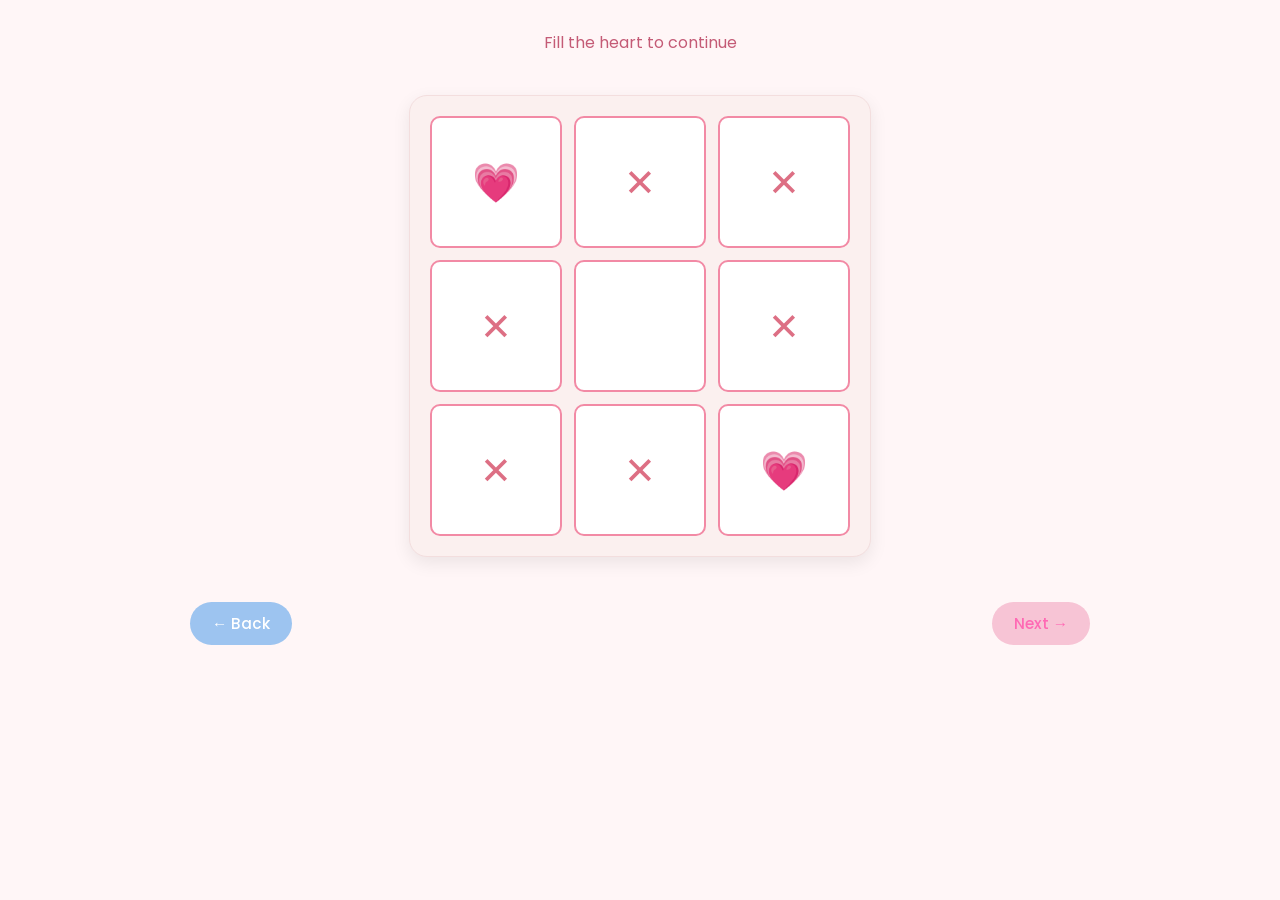
<file: page2.html>
<!DOCTYPE html>
<html lang="en">
<head>
  <meta charset="UTF-8" />
  <title>Fill the Heart</title>
  <meta name="viewport" content="width=device-width, initial-scale=1.0" />

  <link
    href="https://fonts.googleapis.com/css2?family=Poppins:wght@300;400;500;600&display=swap"
    rel="stylesheet"
  />

  <link rel="stylesheet" href="page2.css" />
</head>

<body>
  <p class="instruction">Fill the heart to continue</p>

  <div class="game-container">
    <div class="grid">

      <!-- ROW 1 -->
      <div class="box heart">💗</div>
      <div class="box cross">✕</div>
      <div class="box cross">✕</div>

      <!-- ROW 2 -->
      <div class="box cross">✕</div>

      <!-- Middle clickable box -->
      <div class="box empty" id="middleBox"></div>

      <div class="box cross">✕</div>

      <!-- ROW 3 -->
      <div class="box cross">✕</div>
      <div class="box cross">✕</div>
      <div class="box heart">💗</div>

    </div>
  </div>

  <!-- Buttons -->
  <div class="nav-buttons">
    <a href="index.html" class="back-btn">← Back</a>
    <a href="page3.html" class="next-btn">Next →</a>
  </div>

  <!-- Popup overlay -->
  <div id="popup" class="popup hidden">
    <div class="popup-text">
      💖 You won my heart 💖
    </div>
  </div>

  <script src="page2.js"></script>
  <script>
  // Smooth page transition on navigation
  document.querySelectorAll("a").forEach(link => {
    if (link.href && link.getAttribute("href").includes(".html")) {
      link.addEventListener("click", function(e) {
        e.preventDefault();
        document.body.classList.add("fade-out");
        setTimeout(() => {
          window.location = this.href;
        }, 450); // match fadeOut duration
      });
    }
  });
</script>
</body>
</html>
</file>
<file: page2.css>
body {
  background: #fff6f7;
  font-family: "Poppins", sans-serif;
  text-align: center;
  margin: 0;
  padding: 0;
  overflow-x: hidden; /* Prevent horizontal scroll */
}

.instruction {
  margin-top: 30px;
  color: #c45b76;
  font-size: 1rem;
}

/* Game container */
.game-container {
  display: flex;
  justify-content: center;
  margin-top: 40px;
  width: 100%;
}

/* Responsive grid box */
.grid {
  width: min(420px, 90vw);       /* AUTO-SCALES — prevents overflow */
  height: min(420px, 90vw);
  background: #fbf0ef;
  border-radius: 18px;
  padding: 20px;
  display: grid;
  grid-template-columns: repeat(3, 1fr);
  gap: 12px;
  border: 1px solid #f3dede;
  box-shadow: 0 6px 18px rgba(0, 0, 0, 0.08);
}

.box {
  background: #fff;
  border: 2px solid #f28aa5;
  border-radius: 10px;
  font-size: clamp(1.7rem, 6vw, 2.4rem); /* Auto-resizes */
  display: flex;
  align-items: center;
  justify-content: center;
  color: #ff5b86;
  cursor: default;
  user-select: none;
}

.cross {
  color: #dd6f84;
}

.heart {
  color: #ff3f70;
}

/* Middle box clickable */
.empty {
  cursor: pointer;
}

.empty:hover {
  background: #ffeef3;
}

/* Navigation Buttons */
.nav-buttons {
  width: 100%;
  max-width: 900px;
  margin: 45px auto;
  display: flex;
  justify-content: space-between;
  padding: 0 5vw;  /* Scales with screen */
}

.back-btn,
.next-btn {
  text-decoration: none;
  padding: 10px 22px;
  border-radius: 30px;
  font-size: 0.95rem;
  font-weight: 500;
  white-space: nowrap; /* Prevent button text breaking */
}

.back-btn {
  background: #9dc4f0;
  color: #fff;
}

.next-btn {
  background: #f7c4d5;
  color: hotpink;
}

/* Popup overlay */
.popup {
  position: fixed;
  inset: 0;
  background: rgba(255, 230, 235, 0.8);
  backdrop-filter: blur(6px);
  display: flex;
  align-items: center;
  justify-content: center;
  z-index: 99;
}

.popup-text {
  font-size: clamp(1.2rem, 4vw, 1.8rem);
  color: #d75b7d;
  font-weight: 600;
}

.hidden {
  display: none;
}
/* Fade-in on page load */
body {
  opacity: 0;
  animation: fadeIn 0.6s ease forwards;
}

@keyframes fadeIn {
  from { opacity: 0; transform: translateY(10px); }
  to { opacity: 1; transform: translateY(0); }
}

/* Fade-out when leaving the page */
.fade-out {
  animation: fadeOut 0.5s ease forwards;
}

@keyframes fadeOut {
  from { opacity: 1; transform: scale(1); }
  to { opacity: 0; transform: scale(0.97); }
}
</file>
